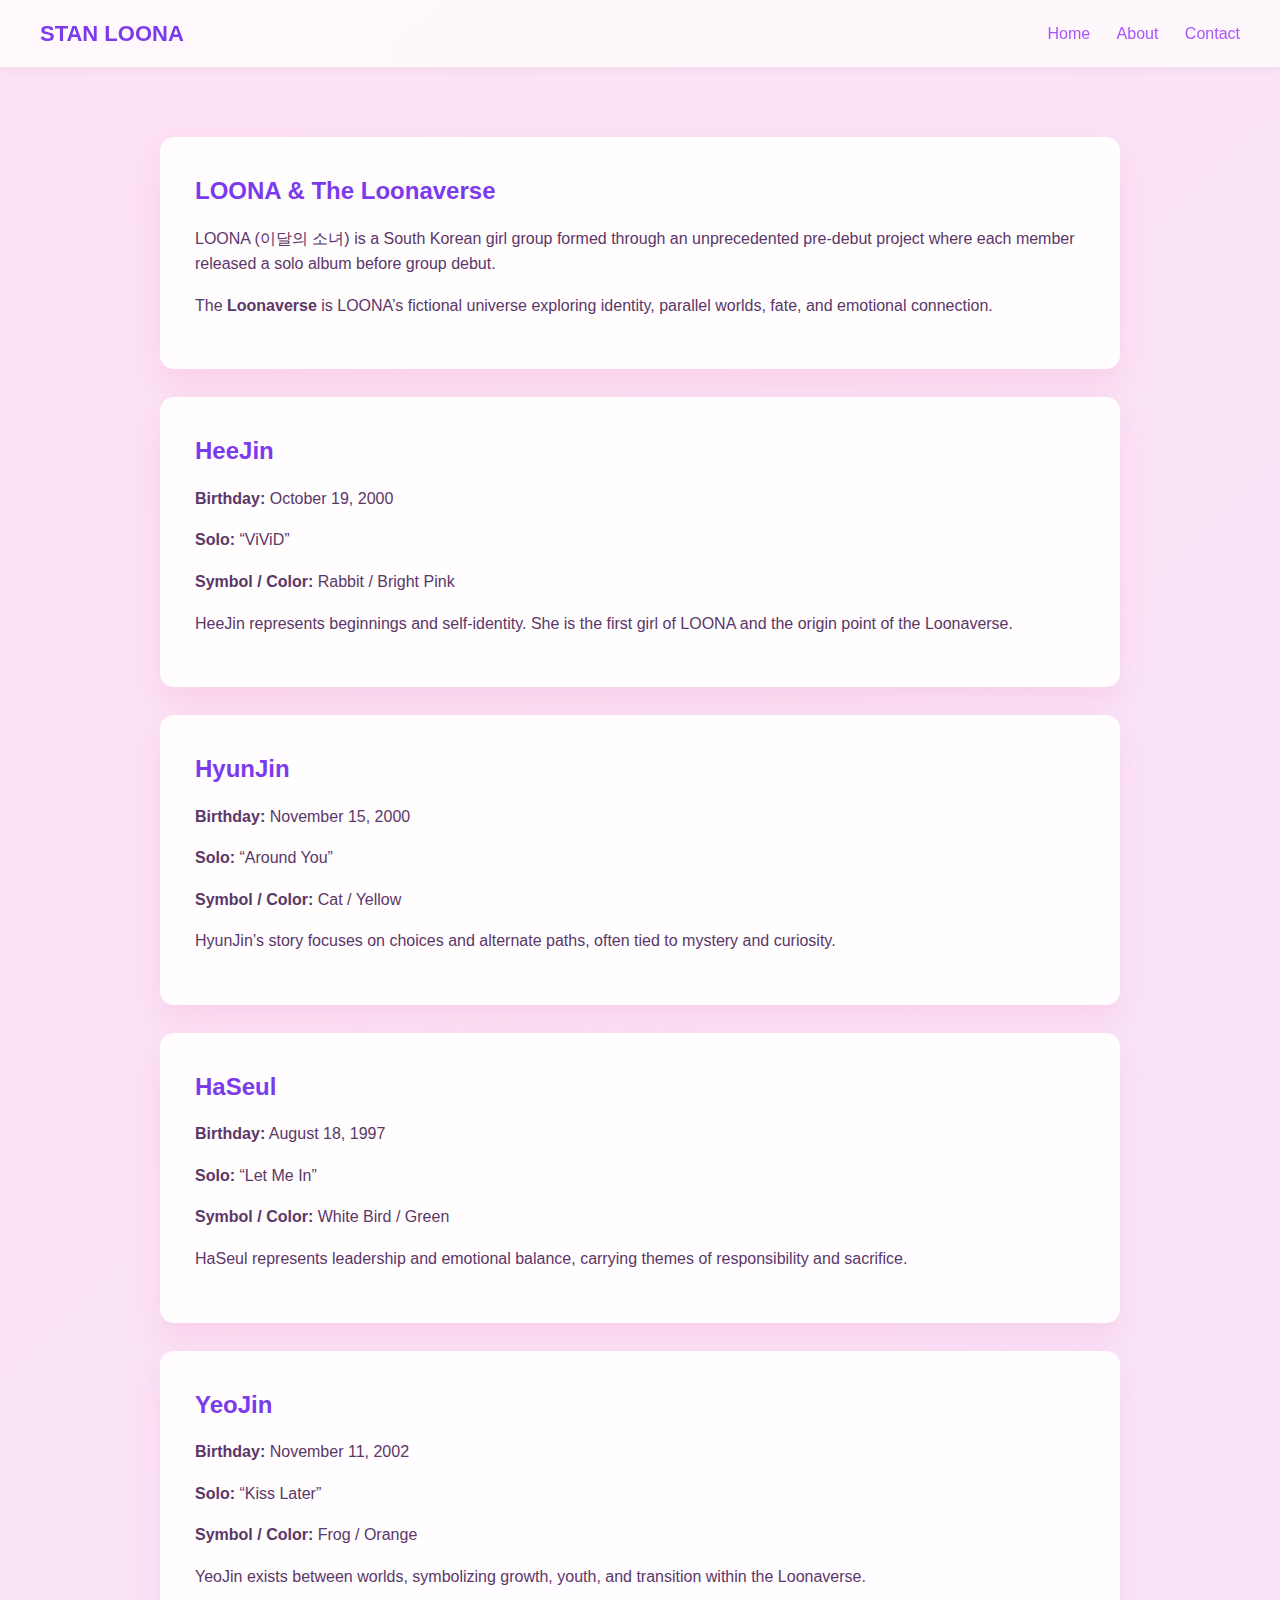
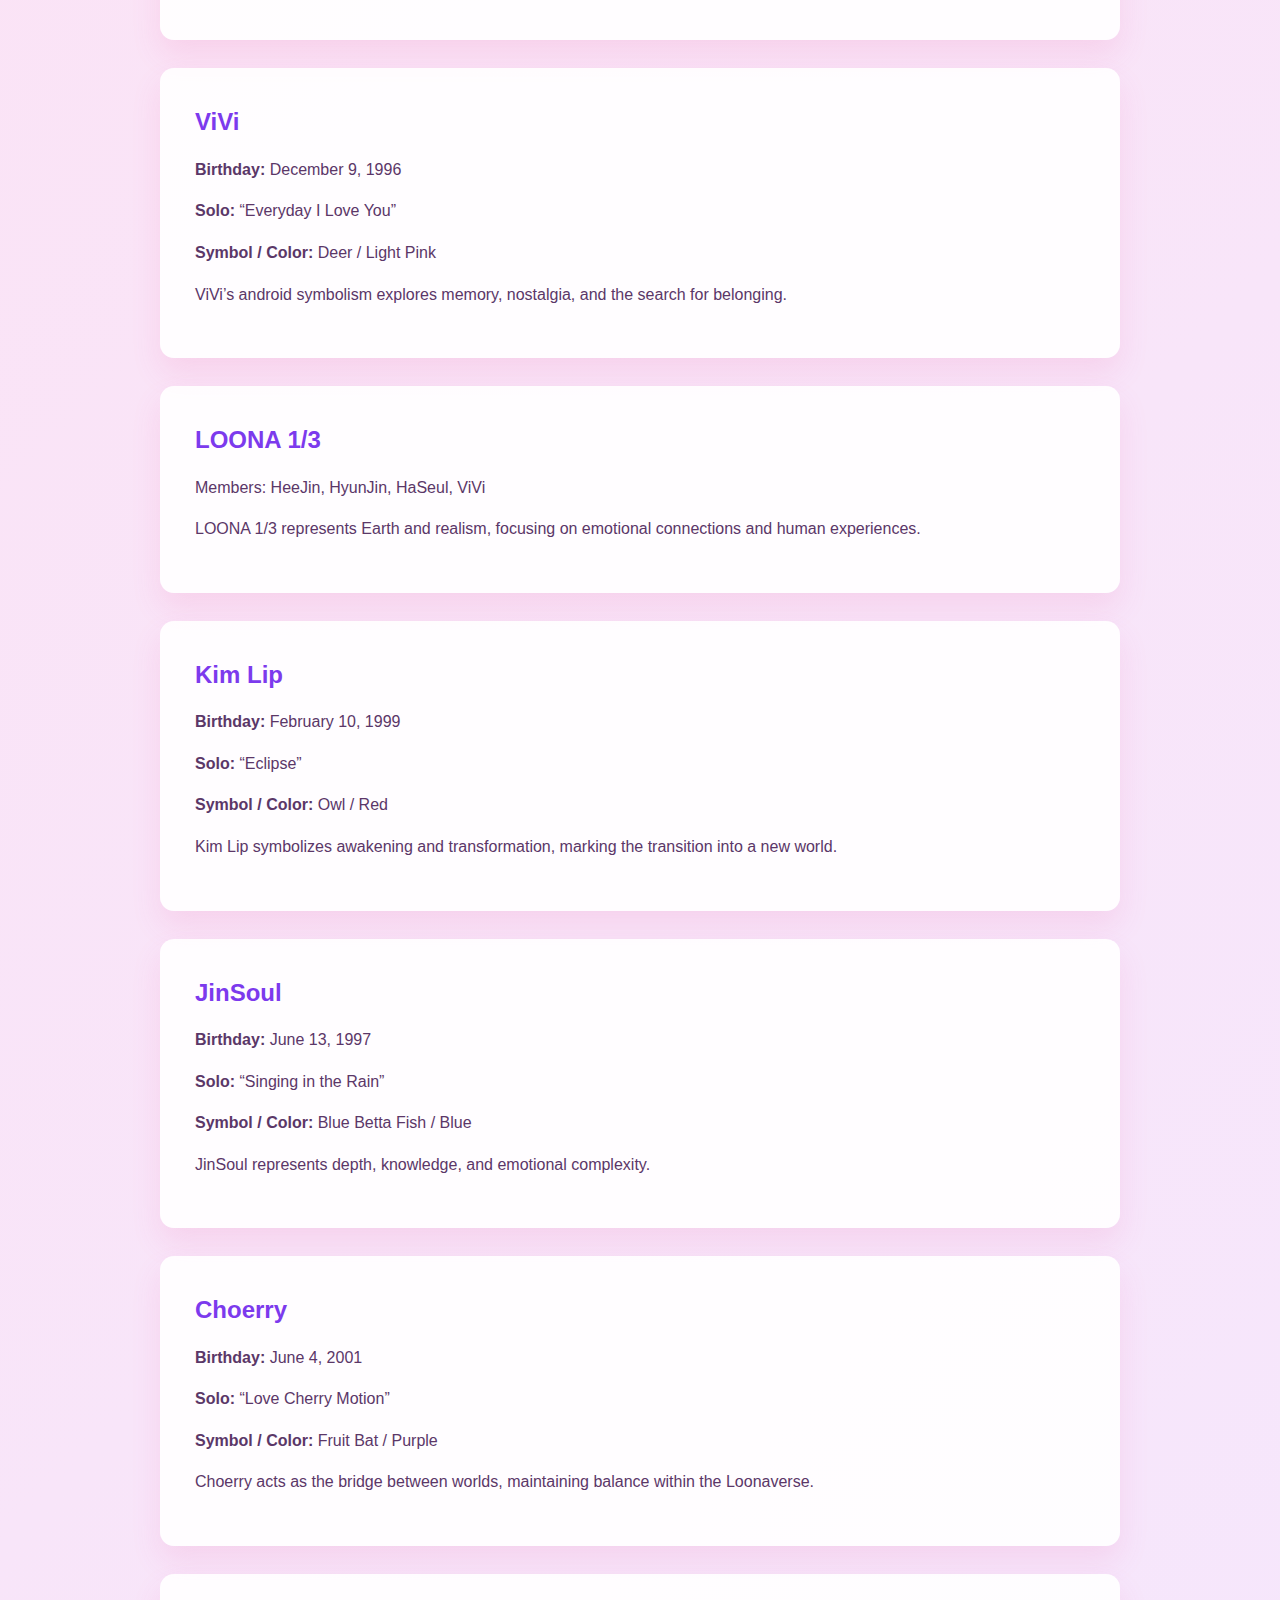
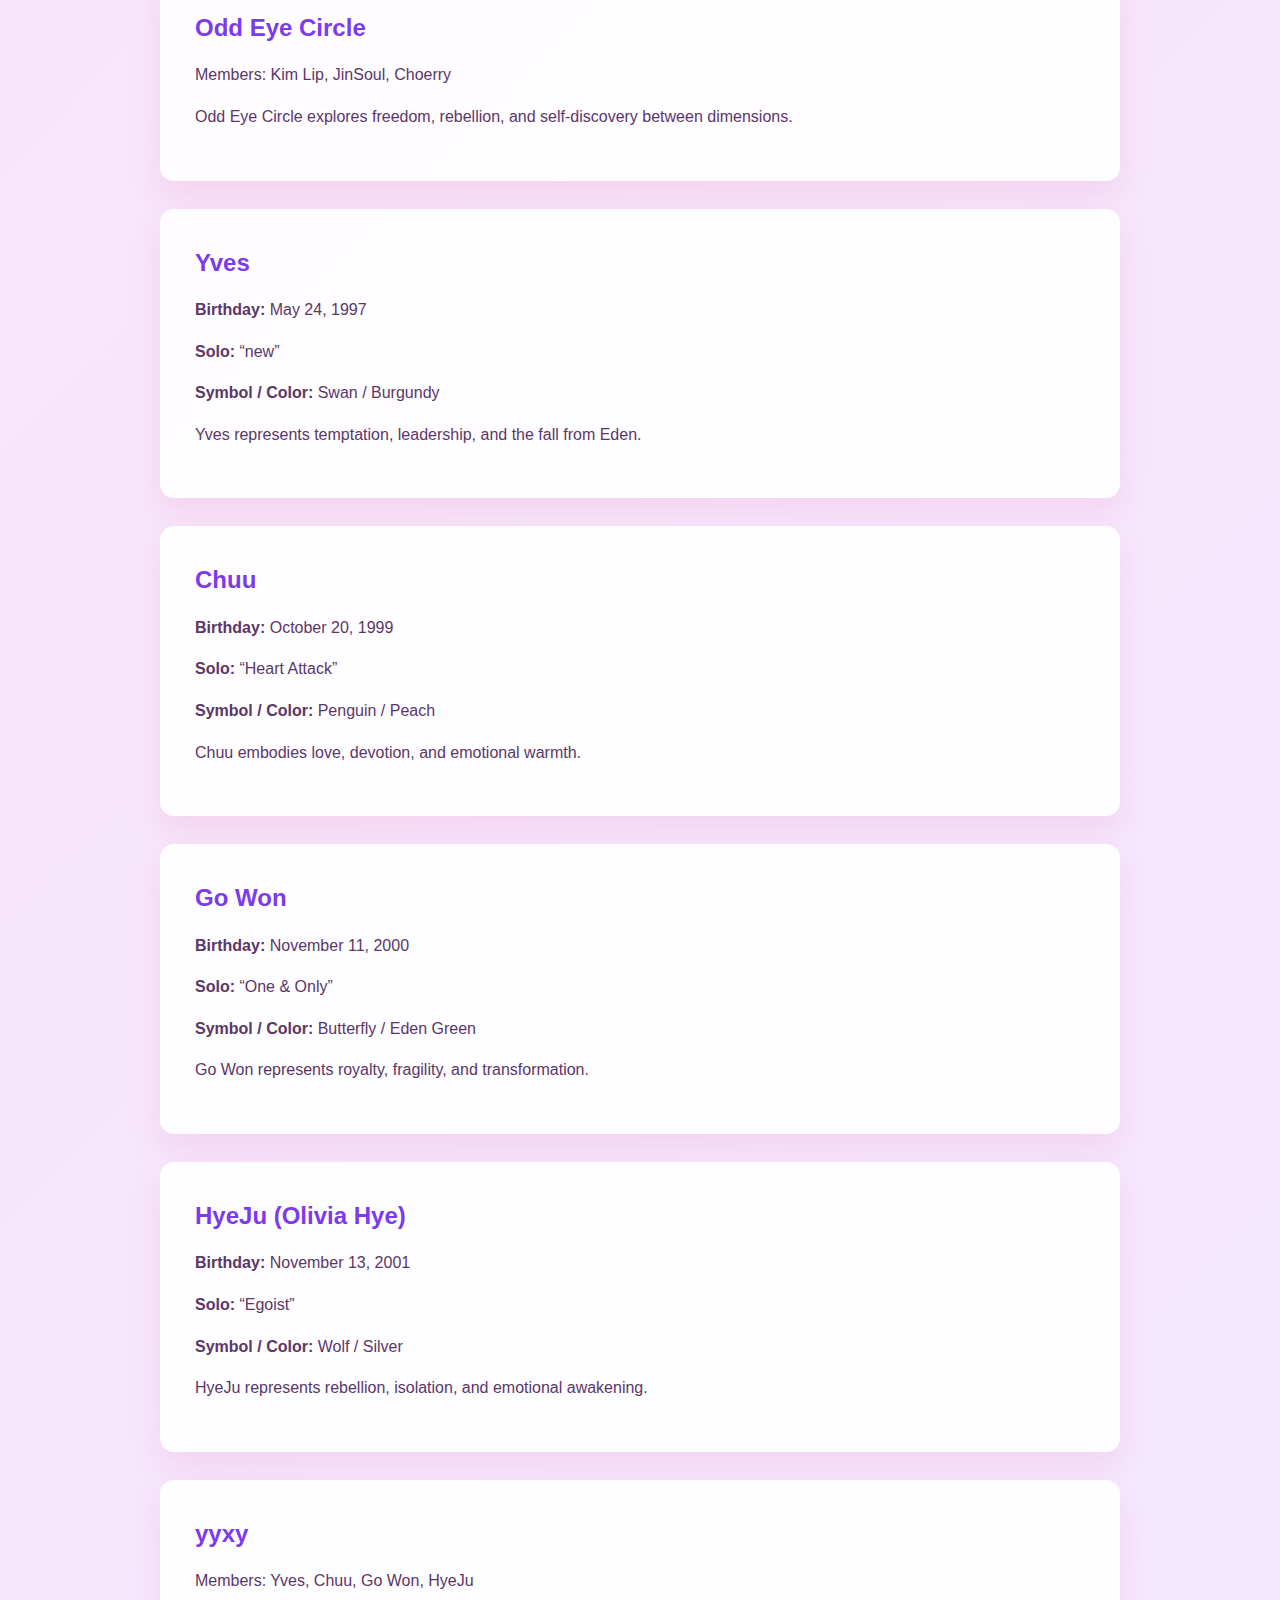
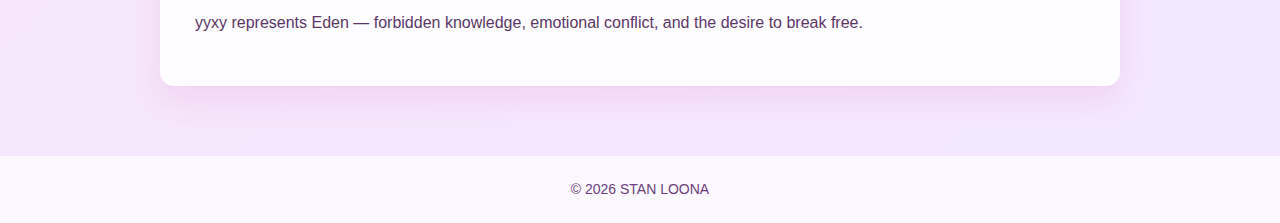
<file: index.html>
<!DOCTYPE html>
<html lang="en">
<head>
    <meta charset="UTF-8">
    <title>Activity 2 | Home</title>
    <link rel="stylesheet" href="style.css">
</head>
<body>

<header>
    <nav>
        <h1>STAN LOONA</h1>
        <div>
            <a href="index.html">Home</a>
            <a href="about.html">About</a>
            <a href="contact.html">Contact</a>
        </div>
    </nav>
</header>

<div class="container">

    <!-- 1: LOONA Overview -->
    <div class="card">
        <h2>LOONA & The Loonaverse</h2>
        <p>
            LOONA (이달의 소녀) is a South Korean girl group formed through an
            unprecedented pre-debut project where each member released a solo
            album before group debut.
        </p>
        <p>
            The <strong>Loonaverse</strong> is LOONA’s fictional universe exploring
            identity, parallel worlds, fate, and emotional connection.
        </p>
    </div>

    <!-- 2: HeeJin -->
    <div class="card">
        <h2>HeeJin</h2>
        <p><strong>Birthday:</strong> October 19, 2000</p>
        <p><strong>Solo:</strong> “ViViD”</p>
        <p><strong>Symbol / Color:</strong> Rabbit / Bright Pink</p>
        <p>
            HeeJin represents beginnings and self-identity. She is the first girl
            of LOONA and the origin point of the Loonaverse.
        </p>
    </div>

    <!-- 3: HyunJin -->
    <div class="card">
        <h2>HyunJin</h2>
        <p><strong>Birthday:</strong> November 15, 2000</p>
        <p><strong>Solo:</strong> “Around You”</p>
        <p><strong>Symbol / Color:</strong> Cat / Yellow</p>
        <p>
            HyunJin’s story focuses on choices and alternate paths, often tied
            to mystery and curiosity.
        </p>
    </div>

    <!-- 4: HaSeul -->
    <div class="card">
        <h2>HaSeul</h2>
        <p><strong>Birthday:</strong> August 18, 1997</p>
        <p><strong>Solo:</strong> “Let Me In”</p>
        <p><strong>Symbol / Color:</strong> White Bird / Green</p>
        <p>
            HaSeul represents leadership and emotional balance, carrying themes
            of responsibility and sacrifice.
        </p>
    </div>

    <!-- 5: YeoJin -->
    <div class="card">
        <h2>YeoJin</h2>
        <p><strong>Birthday:</strong> November 11, 2002</p>
        <p><strong>Solo:</strong> “Kiss Later”</p>
        <p><strong>Symbol / Color:</strong> Frog / Orange</p>
        <p>
            YeoJin exists between worlds, symbolizing growth, youth, and transition
            within the Loonaverse.
        </p>
    </div>

    <!-- 6: ViVi -->
    <div class="card">
        <h2>ViVi</h2>
        <p><strong>Birthday:</strong> December 9, 1996</p>
        <p><strong>Solo:</strong> “Everyday I Love You”</p>
        <p><strong>Symbol / Color:</strong> Deer / Light Pink</p>
        <p>
            ViVi’s android symbolism explores memory, nostalgia, and the search
            for belonging.
        </p>
    </div>

    <!-- 7: LOONA 1/3 -->
    <div class="card">
        <h2>LOONA 1/3</h2>
        <p>
            Members: HeeJin, HyunJin, HaSeul, ViVi
        </p>
        <p>
            LOONA 1/3 represents Earth and realism, focusing on emotional
            connections and human experiences.
        </p>
    </div>

    <!-- 8: Kim Lip -->
    <div class="card">
        <h2>Kim Lip</h2>
        <p><strong>Birthday:</strong> February 10, 1999</p>
        <p><strong>Solo:</strong> “Eclipse”</p>
        <p><strong>Symbol / Color:</strong> Owl / Red</p>
        <p>
            Kim Lip symbolizes awakening and transformation, marking the
            transition into a new world.
        </p>
    </div>

    <!-- 9: JinSoul -->
    <div class="card">
        <h2>JinSoul</h2>
        <p><strong>Birthday:</strong> June 13, 1997</p>
        <p><strong>Solo:</strong> “Singing in the Rain”</p>
        <p><strong>Symbol / Color:</strong> Blue Betta Fish / Blue</p>
        <p>
            JinSoul represents depth, knowledge, and emotional complexity.
        </p>
    </div>

    <!-- 10: Choerry -->
    <div class="card">
        <h2>Choerry</h2>
        <p><strong>Birthday:</strong> June 4, 2001</p>
        <p><strong>Solo:</strong> “Love Cherry Motion”</p>
        <p><strong>Symbol / Color:</strong> Fruit Bat / Purple</p>
        <p>
            Choerry acts as the bridge between worlds, maintaining balance
            within the Loonaverse.
        </p>
    </div>

    <!-- 11: Odd Eye Circle -->
    <div class="card">
        <h2>Odd Eye Circle</h2>
        <p>
            Members: Kim Lip, JinSoul, Choerry
        </p>
        <p>
            Odd Eye Circle explores freedom, rebellion, and self-discovery
            between dimensions.
        </p>
    </div>

    <!-- 12: Yves -->
    <div class="card">
        <h2>Yves</h2>
        <p><strong>Birthday:</strong> May 24, 1997</p>
        <p><strong>Solo:</strong> “new”</p>
        <p><strong>Symbol / Color:</strong> Swan / Burgundy</p>
        <p>
            Yves represents temptation, leadership, and the fall from Eden.
        </p>
    </div>

    <!-- 13: Chuu -->
    <div class="card">
        <h2>Chuu</h2>
        <p><strong>Birthday:</strong> October 20, 1999</p>
        <p><strong>Solo:</strong> “Heart Attack”</p>
        <p><strong>Symbol / Color:</strong> Penguin / Peach</p>
        <p>
            Chuu embodies love, devotion, and emotional warmth.
        </p>
    </div>

    <!-- 14: Go Won -->
    <div class="card">
        <h2>Go Won</h2>
        <p><strong>Birthday:</strong> November 11, 2000</p>
        <p><strong>Solo:</strong> “One & Only”</p>
        <p><strong>Symbol / Color:</strong> Butterfly / Eden Green</p>
        <p>
            Go Won represents royalty, fragility, and transformation.
        </p>
    </div>

    <!-- 15: HyeJu -->
    <div class="card">
        <h2>HyeJu (Olivia Hye)</h2>
        <p><strong>Birthday:</strong> November 13, 2001</p>
        <p><strong>Solo:</strong> “Egoist”</p>
        <p><strong>Symbol / Color:</strong> Wolf / Silver</p>
        <p>
            HyeJu represents rebellion, isolation, and emotional awakening.
        </p>
    </div>

    <!-- 16: yyxy -->
    <div class="card">
        <h2>yyxy</h2>
        <p>
            Members: Yves, Chuu, Go Won, HyeJu
        </p>
        <p>
            yyxy represents Eden — forbidden knowledge, emotional conflict,
            and the desire to break free.
        </p>
    </div>

</div>


<footer>
    © 2026 STAN LOONA
</footer>

</body>
</html>
</file>
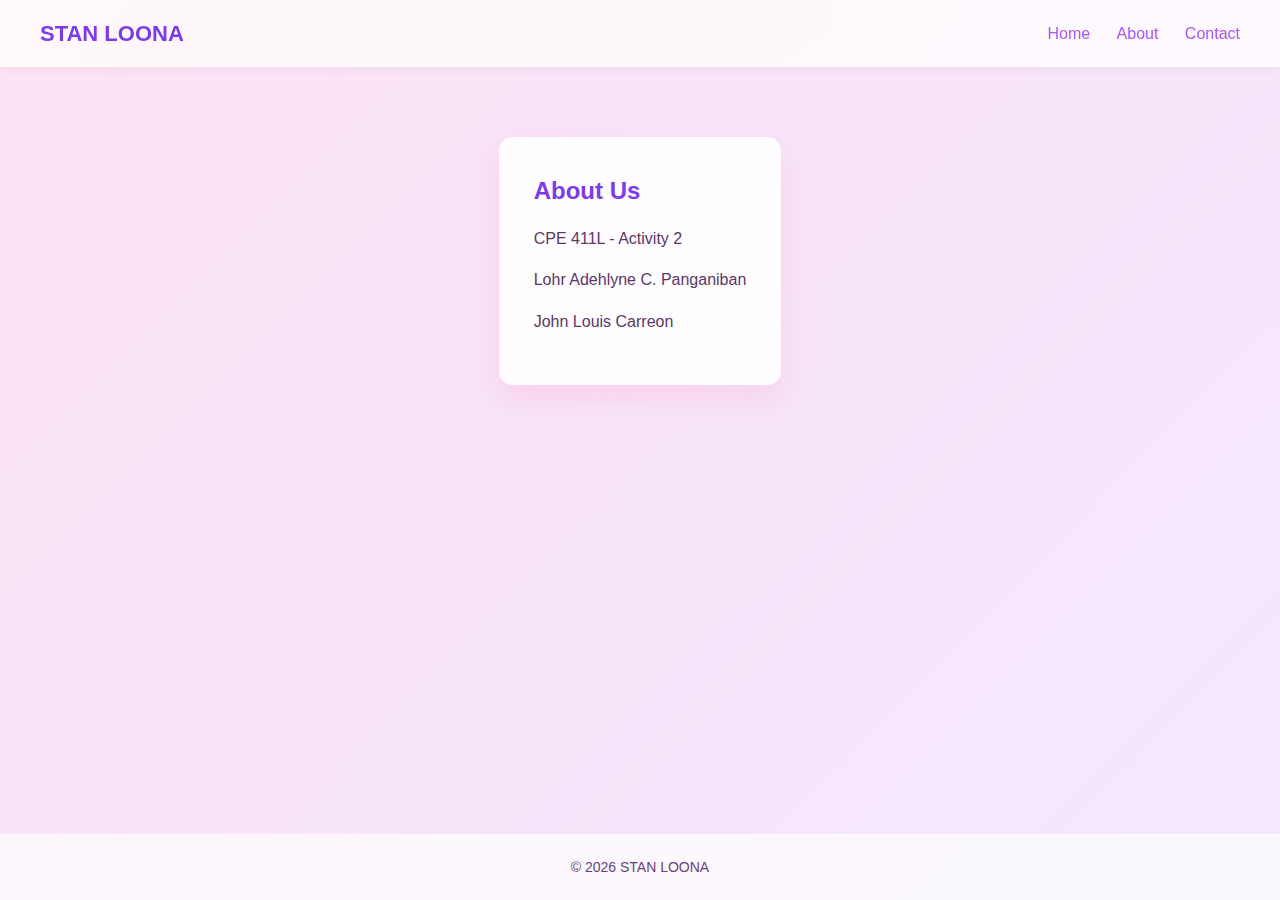
<file: about.html>
<!DOCTYPE html>
<html lang="en">
<head>
    <meta charset="UTF-8">
    <title>STAN LOONA | About</title>
    <link rel="stylesheet" href="style.css">
</head>
<body>

<header>
    <nav>
        <h1>STAN LOONA</h1>
        <div>
            <a href="index.html">Home</a>
            <a href="about.html">About</a>
            <a href="contact.html">Contact</a>
        </div>
    </nav>
</header>

<div class="container">
    <div class="card">
        <h2>About Us</h2>
        <p>
            CPE 411L - Activity 2
        </p>
        <p>
            Lohr Adehlyne C. Panganiban </p><p>
	    John Louis Carreon
        </p>
    </div>
</div>

<footer>
    © 2026 STAN LOONA
</footer>

</body>
</html>
</file>
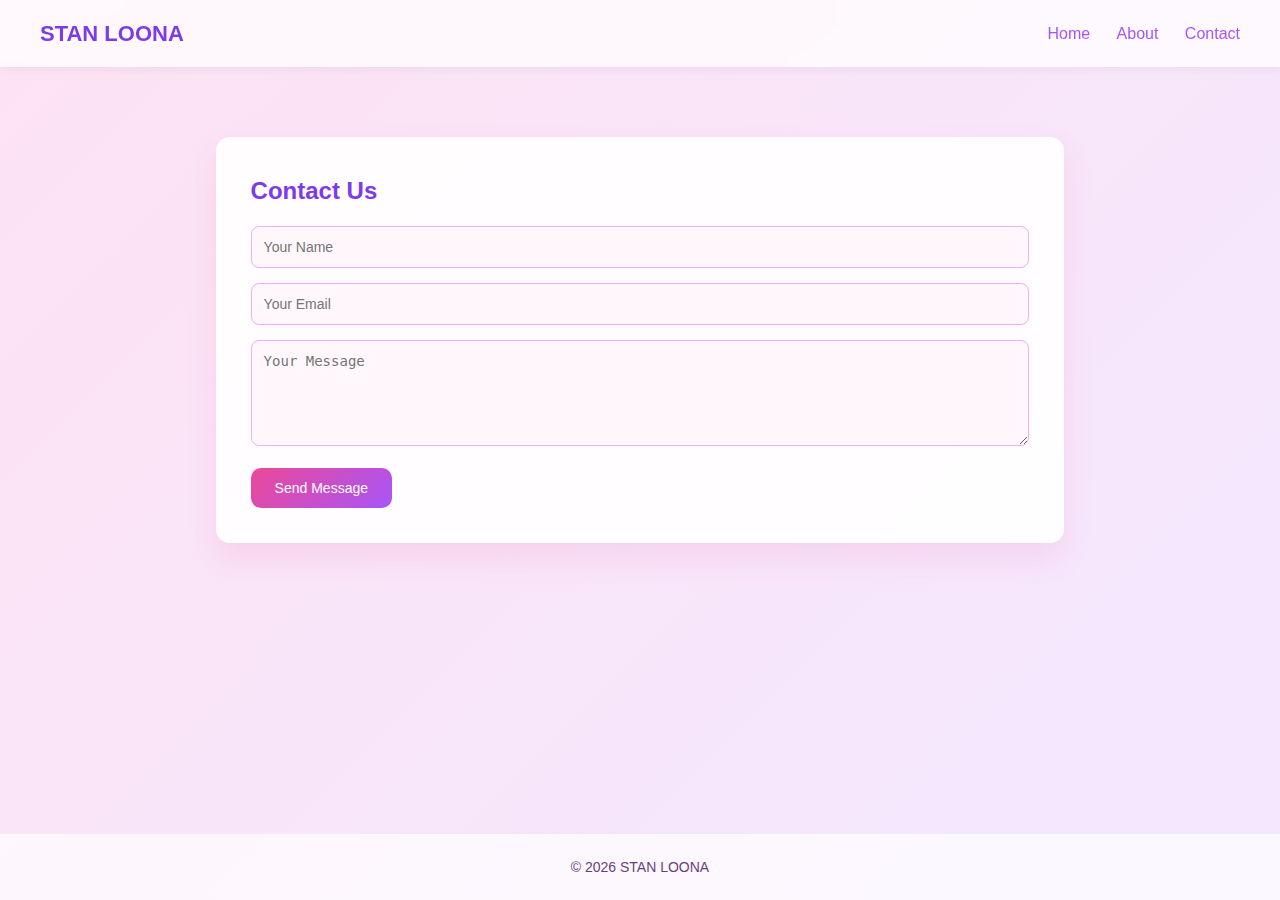
<file: contact.html>
<!DOCTYPE html>
<html lang="en">
<head>
    <meta charset="UTF-8">
    <title>STAN LOONA | Contact</title>
    <link rel="stylesheet" href="style.css">
</head>
<body>

<header>
    <nav>
        <h1>STAN LOONA</h1>
        <div>
            <a href="index.html">Home</a>
            <a href="about.html">About</a>
            <a href="contact.html">Contact</a>
        </div>
    </nav>
</header>

<div class="container">
    <div class="card">
        <h2>Contact Us</h2>
        <form>
            <input type="text" placeholder="Your Name" required>
            <input type="email" placeholder="Your Email" required>
            <textarea rows="5" placeholder="Your Message"></textarea>
            <button type="submit">Send Message</button>
        </form>
    </div>
</div>

<footer>
    © 2026 STAN LOONA
</footer>

</body>
</html>
</file>
<file: style.css>
* {
    margin: 0;
    padding: 0;
    box-sizing: border-box;
}

body {
    font-family: "Segoe UI", Tahoma, Arial, sans-serif;
    background: linear-gradient(135deg, #fde2f3, #f3e8ff);
    color: #4a2c5b;
    line-height: 1.6;

    /* NEW */
    min-height: 100vh;
    display: flex;
    flex-direction: column;
}


/* Header & Navigation */
header {
    background: rgba(255, 255, 255, 0.75);
    backdrop-filter: blur(10px);
    padding: 16px 40px;
    box-shadow: 0 2px 10px rgba(0,0,0,0.05);
}

nav {
    display: flex;
    justify-content: space-between;
    align-items: center;
}

nav h1 {
    font-size: 22px;
    color: #7c3aed;
}

nav a {
    margin-left: 22px;
    text-decoration: none;
    font-weight: 500;
    color: #a855f7;
}

nav a:hover {
    color: #ec4899;
}

/* Main Content */
.container {
    max-width: 1000px;
    margin: 70px auto;
    padding: 0 20px;

    display: flex;
    flex-direction: column;
    gap: 28px;   /* ← SPACE BETWEEN CONTAINERS */
    flex: 1;
}



.card {
    background: rgba(255, 255, 255, 0.9);
    padding: 35px;
    border-radius: 14px;
    box-shadow: 0 15px 30px rgba(236, 72, 153, 0.12);
}

h2 {
    margin-bottom: 15px;
    color: #7c3aed;
}

p {
    margin-bottom: 16px;
    color: #5b3768;
}

/* Form Styling */
form input,
form textarea {
    width: 100%;
    padding: 12px;
    margin-bottom: 15px;
    border: 1px solid #f0abfc;
    border-radius: 8px;
    font-size: 14px;
    background: #fff7fb;
}

form input:focus,
form textarea:focus {
    outline: none;
    border-color: #d946ef;
}

form button {
    background: linear-gradient(135deg, #ec4899, #a855f7);
    color: white;
    border: none;
    padding: 12px 24px;
    border-radius: 10px;
    font-size: 14px;
    cursor: pointer;
    transition: transform 0.2s ease, box-shadow 0.2s ease;
}

form button:hover {
    transform: translateY(-2px);
    box-shadow: 0 8px 20px rgba(168, 85, 247, 0.35);
}

footer {
    text-align: center;
    padding: 22px;
    background: rgba(255, 255, 255, 0.7);
    color: #6b3f7c;
    font-size: 14px;
}
</file>
